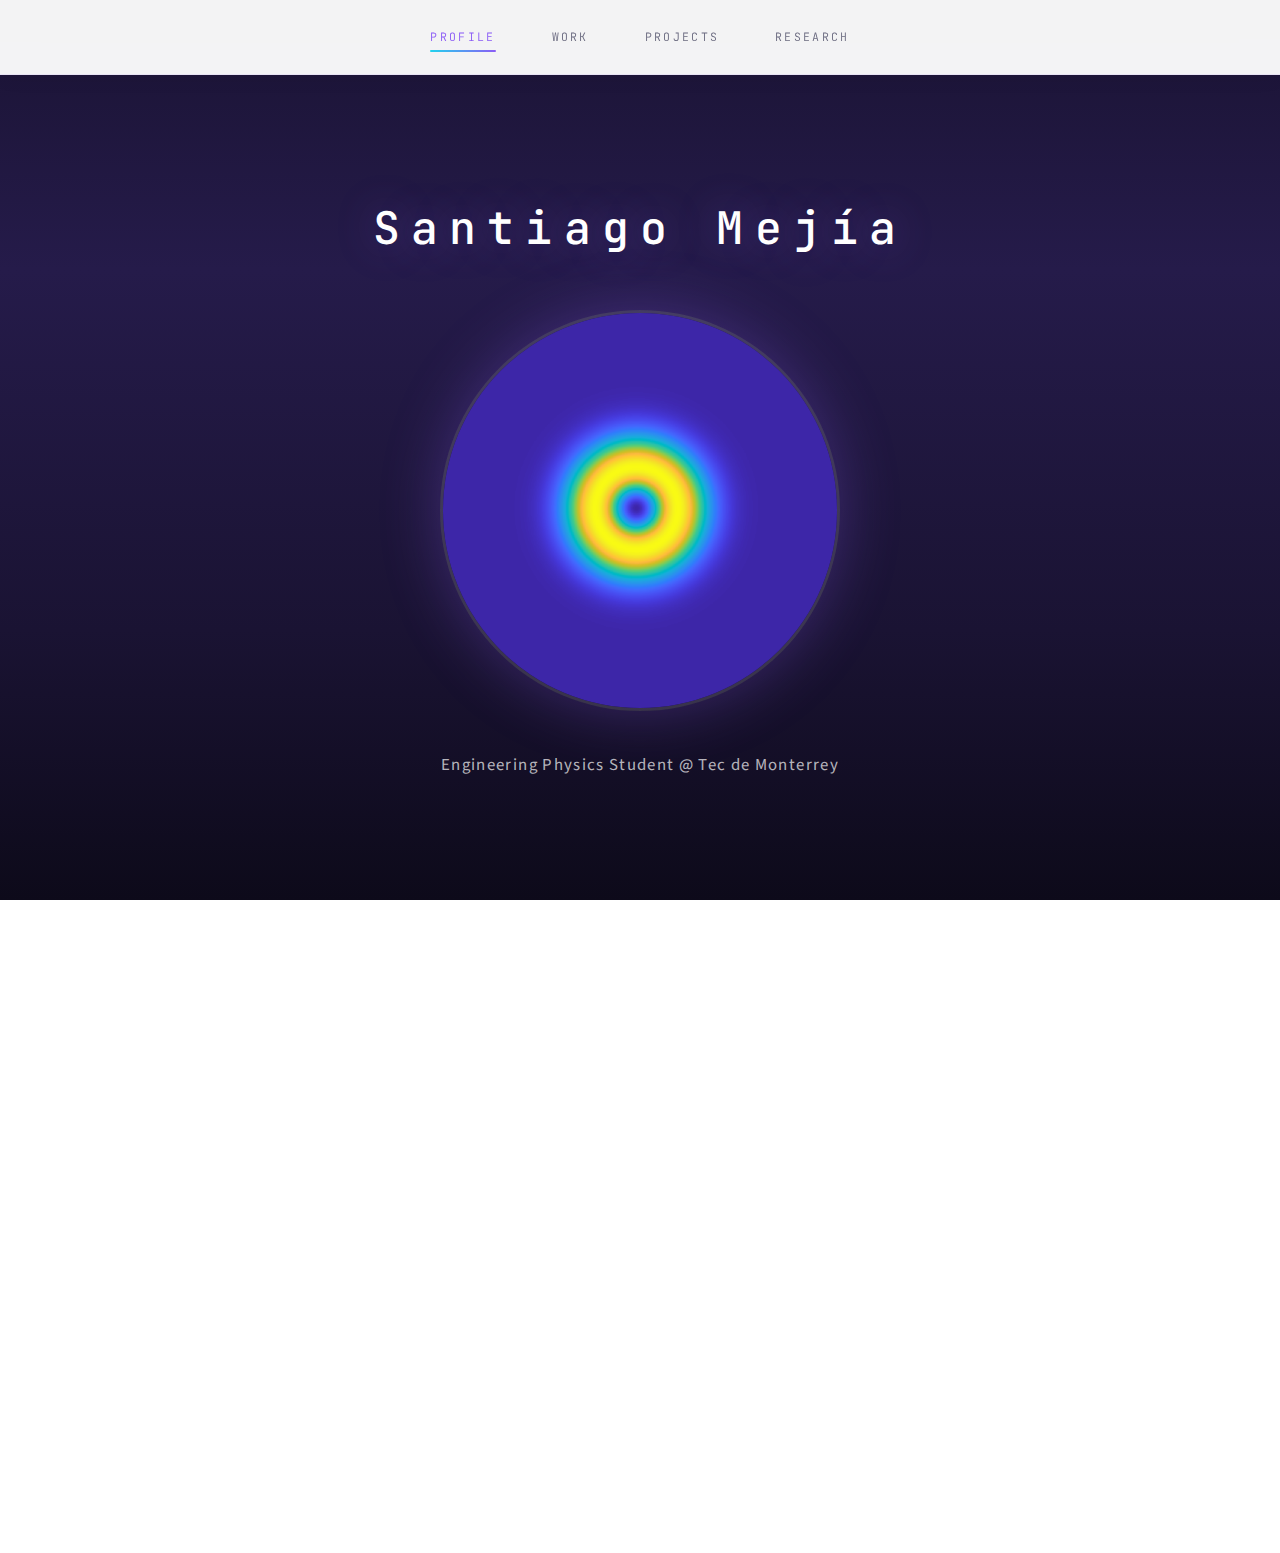
<file: index.html>
<!DOCTYPE html>
<html lang="en">
<head>
    <meta charset="UTF-8">
    <meta name="viewport" content="width=device-width, initial-scale=1.0">
    <title>Profile | Santiago Mejía</title>
    <link rel="stylesheet" href="css/style.css">
    <link rel="icon" href="assets/images/cover_2.png" type="image/x-icon">
</head>
<body>

<nav class="navbar">
    <ul class="nav-links">
        <li><a href="index.html" class="active">Profile</a></li>
        <li><a href="work.html">Work</a></li>
        <li><a href="projects.html">Projects</a></li>
        <li><a href="research.html">Research</a></li>
    </ul>
</nav>

<section class="hero">
    <h1>Santiago Mejía</h1>
    <img src="assets/images/cover_2.png" alt="Julia Set Visualization" width="400">
    <p class="subtitle">
        Engineering Physics Student @ Tec de Monterrey
    </p>
</section>

<section class="profile fade-in">
    <h2>About Me</h2>
    <p>
        I am a Physics Engineering student with a strong focus on mathematical modeling, computational physics, and numerical simulation applied to real-world engineering and research challenges. My experience includes developing physics-based models using Lagrangian mechanics, differential geometry, and advanced numerical methods, as well as designing automation and analysis tools for industrial simulation workflows.
    </p>
    <p>
        My work spans the computational modeling of mechanical systems, digital twins, and optical and geometric simulations, alongside data-driven approaches implemented in Python, Julia, Matlab, and scientific computing frameworks. I am particularly interested in the intersection of physics, optimization, and artificial intelligence, with applications in advanced simulation, photonics, and quantitative problem-solving across engineering and industry.
    </p>
</section>

<footer>
    © 2026 Santiago Mejía
</footer>

<script src="js/animations.js"></script>
</body>
</html>
</file>
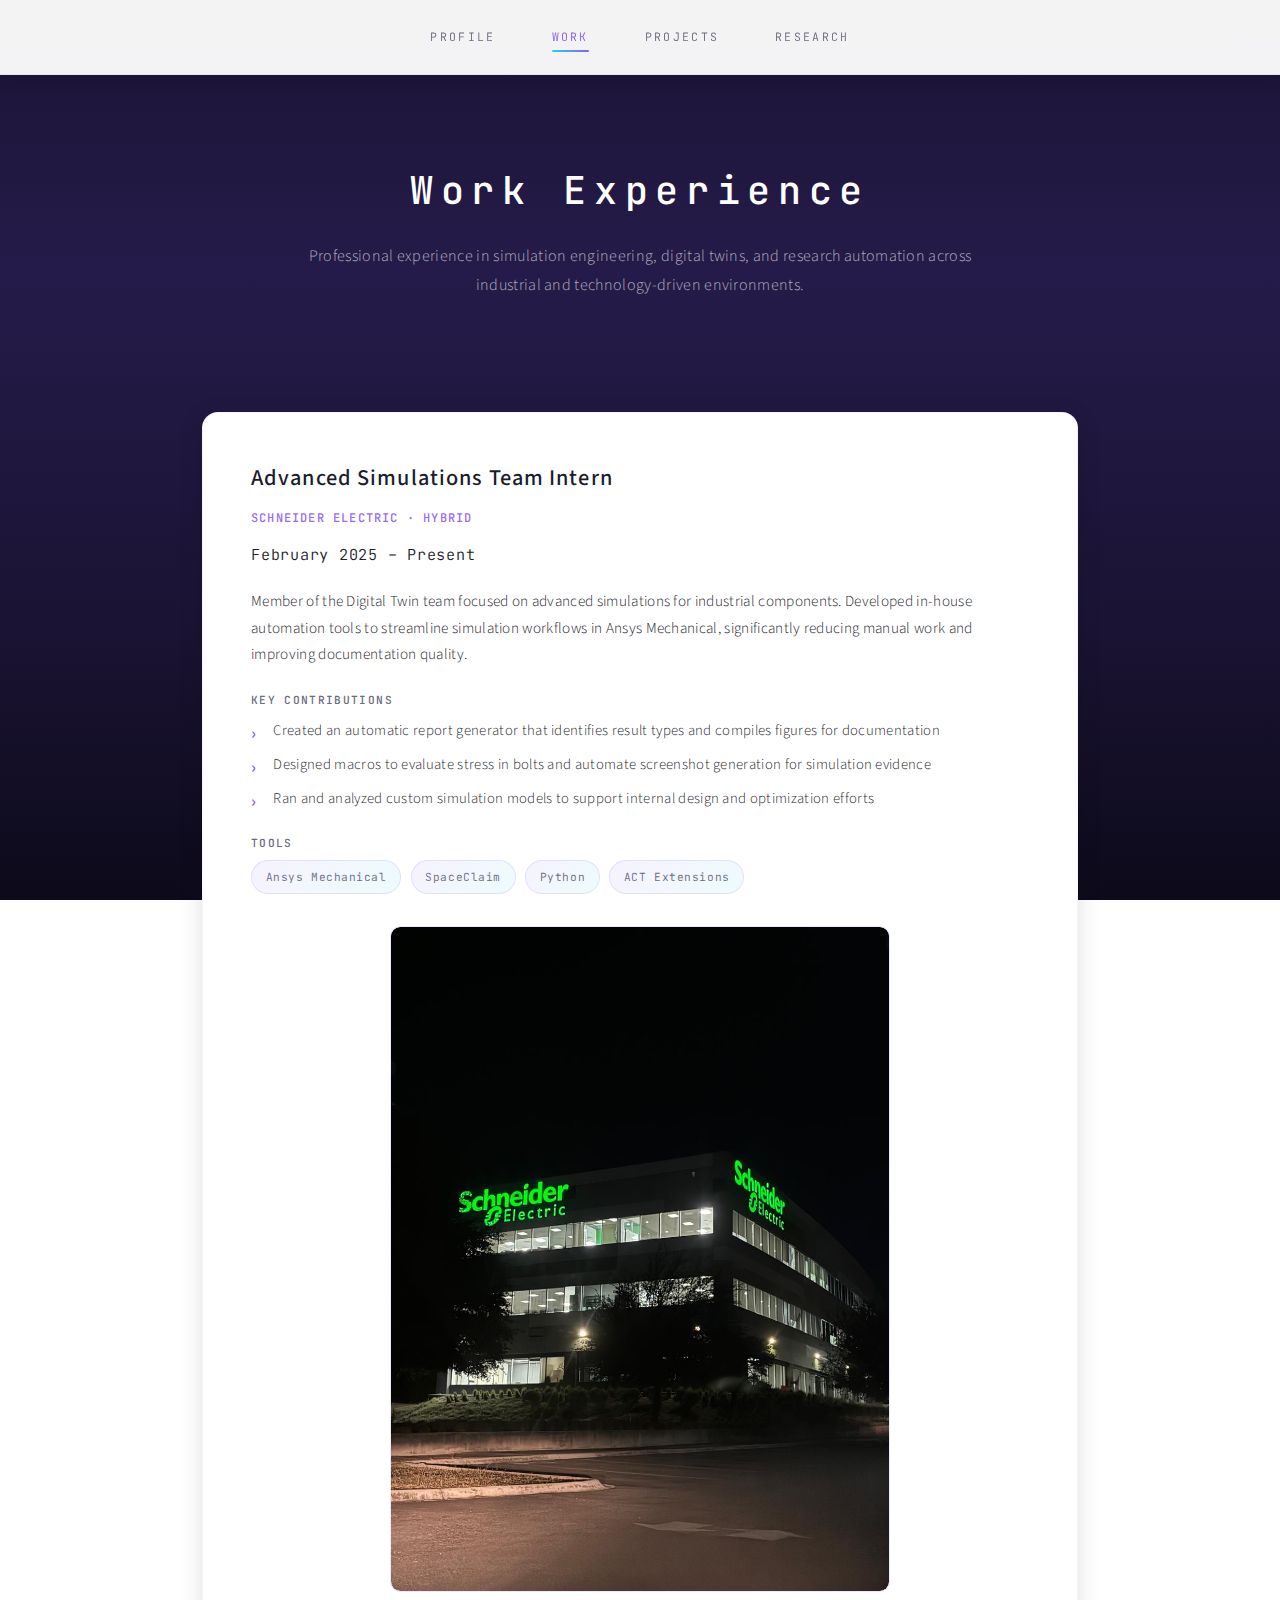
<file: work.html>
<!DOCTYPE html>
<html lang="en">
<head>
    <meta charset="UTF-8">
    <meta name="viewport" content="width=device-width, initial-scale=1.0">
    <title>Work Experience | Santiago Mejía</title>
    <link rel="stylesheet" href="css/style.css">
    <link rel="icon" href="assets/images/cover_2.png" type="image/x-icon">
</head>
<body>

<nav class="navbar">
    <ul class="nav-links">
        <li><a href="index.html">Profile</a></li>
        <li><a href="work.html" class="active">Work</a></li>
        <li><a href="projects.html">Projects</a></li>
        <li><a href="research.html">Research</a></li>
    </ul>
</nav>

<header class="page-header">
    <h1>Work Experience</h1>
    <p class="page-description">
        Professional experience in simulation engineering, digital twins, and research automation 
        across industrial and technology-driven environments.
    </p>
</header>

<section class="projects-container">

    <!-- Schneider Electric -->
    <div class="project-card slide-in">
        <h2>Advanced Simulations Team Intern</h2>
        <div class="project-subtitle">Schneider Electric · Hybrid</div>
        <p class="work-period">February 2025 – Present</p>
        
        <p>
            Member of the Digital Twin team focused on advanced simulations for industrial components. 
            Developed in-house automation tools to streamline simulation workflows in Ansys Mechanical, 
            significantly reducing manual work and improving documentation quality.
        </p>

        <span class="label">Key Contributions</span>
        <ul class="work-list">
            <li>Created an automatic report generator that identifies result types and compiles figures for documentation</li>
            <li>Designed macros to evaluate stress in bolts and automate screenshot generation for simulation evidence</li>
            <li>Ran and analyzed custom simulation models to support internal design and optimization efforts</li>
        </ul>

        <span class="label">Tools</span>
        <div class="tools">
            <span class="tool-tag">Ansys Mechanical</span>
            <span class="tool-tag">SpaceClaim</span>
            <span class="tool-tag">Python</span>
            <span class="tool-tag">ACT Extensions</span>
        </div>

        <div class="media-container small">
            <img src="Work/photo_schneider_2.jpeg" alt="Ansys Mechanical Analysis">
        </div>
    </div>

    <!-- YouNoodle -->
    <div class="project-card slide-in">
        <h2>Research Intern</h2>
        <div class="project-subtitle">YouNoodle · Remote</div>
        <p class="work-period">August 2024 – February 2025</p>
        
        <p>
            Investigated potential startup clients for innovation platforms and corporate scouting services. 
            Built campaign databases and managed data pipelines for client outreach and classification, 
            contributing to improved operational efficiency.
        </p>

        <span class="label">Key Contributions</span>
        <ul class="work-list">
            <li>Built campaign databases and managed data pipelines for client outreach and classification</li>
            <li>Developed Zapier-based automations for email sequences and CRM workflows</li>
            <li>Contributed to reducing research time and improving client segmentation efficiency</li>
        </ul>

        <span class="label">Tools</span>
        <div class="tools">
            <span class="tool-tag">Zapier</span>
            <span class="tool-tag">CRM Systems</span>
            <span class="tool-tag">Data Analysis</span>
            <span class="tool-tag">Market Research</span>
        </div>

        <div class="media-container small">
            <img src="Work/younoodle.png" alt="YouNoodle Research Work">
        </div>
    </div>

</section>

<footer>
    © 2026 Santiago Mejía
</footer>

<script src="js/animations.js"></script>
</body>
</html>
</file>
<file: css/style.css>
@import url('https://fonts.googleapis.com/css2?family=Source+Sans+3:wght@300;400;500;600&family=JetBrains+Mono:wght@400;500&display=swap');

:root {
    --bg-main: #1a1333;
    --bg-deep: #0d0a1a;
    --bg-soft: #ffffff;
    --ink-main: #1c1c2b;
    --ink-muted: #6b6b80;
    --ink-light: #9ca3af;

    --accent-blue: #3b82f6;
    --accent-cyan: #22d3ee;
    --accent-violet: #8b5cf6;
    --accent-yellow: #fde047;
    
    --card-shadow: 0 4px 24px rgba(0, 0, 0, 0.12);
    --card-hover-shadow: 0 20px 60px rgba(59, 42, 168, 0.25);
}

* {
    margin: 0;
    padding: 0;
    box-sizing: border-box;
}

html {
    scroll-behavior: smooth;
}

body {
    background: linear-gradient(
        180deg,
        #1a1333 0%,
        #251b4a 30%,
        #1a1333 70%,
        var(--bg-deep) 100%
    );
    background-attachment: fixed;
    min-height: 100vh;
    color: var(--ink-main);

    font-family: 'Source Sans 3', sans-serif;
    font-weight: 300;

    line-height: 1.85;
    letter-spacing: 0.02em;

    -webkit-font-smoothing: antialiased;
    -moz-osx-font-smoothing: grayscale;
}

/* ═══════════════════════════════════════════════════════════════
   NAVIGATION
   ═══════════════════════════════════════════════════════════════ */

.navbar {
    position: sticky;
    top: 0;
    z-index: 100;

    display: flex;
    justify-content: center;
    align-items: center;

    padding: 1.4rem 3rem;
    background: rgba(255, 255, 255, 0.95);
    backdrop-filter: blur(16px);
    -webkit-backdrop-filter: blur(16px);

    border-bottom: 1px solid rgba(139, 92, 246, 0.1);
    box-shadow: 0 2px 20px rgba(0, 0, 0, 0.06);
}

.nav-links {
    list-style: none;
    display: flex;
    gap: 3.5rem;
}

.nav-links a {
    font-family: 'JetBrains Mono', monospace;
    font-size: 0.72rem;
    text-transform: uppercase;
    letter-spacing: 0.2em;

    color: var(--ink-muted);
    text-decoration: none;
    position: relative;
    padding: 0.5rem 0;

    transition: color 0.3s ease;
}

.nav-links a:hover,
.nav-links .active {
    color: var(--accent-violet);
}

.nav-links a::after {
    content: "";
    position: absolute;
    left: 0;
    bottom: 0;

    width: 100%;
    height: 2px;
    background: linear-gradient(
        90deg,
        var(--accent-cyan),
        var(--accent-violet)
    );
    border-radius: 2px;

    transform: scaleX(0);
    transform-origin: right;
    transition: transform 0.4s cubic-bezier(0.4, 0, 0.2, 1);
}

.nav-links a:hover::after,
.nav-links .active::after {
    transform: scaleX(1);
    transform-origin: left;
}

/* ═══════════════════════════════════════════════════════════════
   HERO SECTION
   ═══════════════════════════════════════════════════════════════ */

.hero {
    text-align: center;
    padding: 7rem 2rem 5rem;
}

.hero h1 {
    font-family: 'JetBrains Mono', monospace;
    font-size: clamp(2rem, 4vw, 2.8rem);
    font-weight: 500;

    letter-spacing: 0.25em;
    color: #ffffff;
    
    text-shadow: 0 0 40px rgba(139, 92, 246, 0.4);
}

.hero img {
    margin-top: 2.5rem;
    border-radius: 50%;
    border: 3px solid rgba(255, 255, 255, 0.15);
    box-shadow: 0 0 60px rgba(139, 92, 246, 0.3);
}

.subtitle {
    margin-top: 1.8rem;
    max-width: 640px;
    margin-left: auto;
    margin-right: auto;

    font-size: 1.05rem;
    font-weight: 400;
    color: rgba(255, 255, 255, 0.7);
    letter-spacing: 0.08em;
}

/* ═══════════════════════════════════════════════════════════════
   PROFILE / ABOUT
   ═══════════════════════════════════════════════════════════════ */

section {
    max-width: 940px;
    margin: auto;
    padding: 4rem 2rem;
}

section h2 {
    font-size: 1.5rem;
    font-weight: 500;

    letter-spacing: 0.15em;
    color: rgba(255, 255, 255, 0.9);

    margin-bottom: 2rem;
    padding-bottom: 0.8rem;
    border-bottom: 1px solid rgba(255, 255, 255, 0.1);
}

.profile p {
    max-width: 760px;
    margin-bottom: 1.6rem;

    font-size: 1.02rem;
    color: rgba(255, 255, 255, 0.8);
    text-align: justify;
}

/* ═══════════════════════════════════════════════════════════════
   PROJECTS CONTAINER
   ═══════════════════════════════════════════════════════════════ */

.projects-container {
    display: flex;
    flex-direction: column;
    gap: 3rem;
    padding-bottom: 2rem;
}

/* ═══════════════════════════════════════════════════════════════
   PROJECT CARDS
   ═══════════════════════════════════════════════════════════════ */

.project-card {
    padding: 2.8rem 3rem;

    background: var(--bg-soft);
    border-radius: 16px;
    border: 1px solid rgba(139, 92, 246, 0.08);

    transition: transform 0.4s cubic-bezier(0.4, 0, 0.2, 1), 
                box-shadow 0.4s cubic-bezier(0.4, 0, 0.2, 1);

    box-shadow: var(--card-shadow);
}

.project-card:hover {
    transform: translateY(-8px);
    box-shadow: var(--card-hover-shadow);
}

.project-card h2 {
    font-size: 1.4rem;
    font-weight: 500;
    margin-bottom: 0.5rem;
    color: var(--ink-main);
    border-bottom: none;
    padding-bottom: 0;
    letter-spacing: 0.05em;
}

.project-card .project-subtitle {
    font-family: 'JetBrains Mono', monospace;
    font-size: 0.75rem;
    font-weight: 500;
    color: var(--accent-violet);
    letter-spacing: 0.1em;
    text-transform: uppercase;
    margin-bottom: 1.8rem;
    opacity: 0.9;
}

.project-card p {
    font-size: 0.95rem;
    margin-bottom: 1.2rem;
    color: var(--ink-main);
    line-height: 1.75;
}

.project-card .label {
    font-family: 'JetBrains Mono', monospace;
    font-weight: 500;
    font-size: 0.7rem;
    text-transform: uppercase;
    letter-spacing: 0.12em;
    color: var(--ink-muted);
    display: block;
    margin-bottom: 0.4rem;
    margin-top: 1.4rem;
}

.project-card .content {
    color: var(--ink-main);
    font-size: 0.92rem;
}

.project-card .tools {
    display: flex;
    flex-wrap: wrap;
    gap: 0.6rem;
    margin-top: 0.4rem;
}

.project-card .tool-tag {
    font-family: 'JetBrains Mono', monospace;
    font-size: 0.7rem;
    padding: 0.35rem 0.85rem;
    background: linear-gradient(135deg, rgba(139, 92, 246, 0.08), rgba(34, 211, 238, 0.08));
    border: 1px solid rgba(139, 92, 246, 0.15);
    border-radius: 20px;
    color: var(--ink-muted);
    letter-spacing: 0.05em;
}

/* ═══════════════════════════════════════════════════════════════
   MEDIA IN CARDS
   ═══════════════════════════════════════════════════════════════ */

.project-card .media-container {
    margin-top: 2rem;
    border-radius: 10px;
    overflow: hidden;
    border: 1px solid rgba(139, 92, 246, 0.1);
    background: #f8f9fc;
}

.project-card img,
.project-card video {
    width: 100%;
    display: block;
    border-radius: 9px;
}

.project-card .media-grid {
    display: grid;
    grid-template-columns: repeat(2, 1fr);
    gap: 1rem;
    margin-top: 2rem;
}

.project-card .media-grid img {
    border-radius: 10px;
    border: 1px solid rgba(139, 92, 246, 0.1);
}

/* ═══════════════════════════════════════════════════════════════
   LINKS
   ═══════════════════════════════════════════════════════════════ */

.links {
    margin-top: 2rem;
    padding-top: 1.5rem;
    border-top: 1px solid rgba(139, 92, 246, 0.08);
    display: flex;
    gap: 2rem;
}

.links a {
    font-family: 'JetBrains Mono', monospace;
    font-size: 0.72rem;
    letter-spacing: 0.12em;
    text-transform: uppercase;
    
    color: var(--accent-violet);
    text-decoration: none;
    
    display: inline-flex;
    align-items: center;
    gap: 0.5rem;
    
    padding: 0.6rem 1.2rem;
    border: 1px solid rgba(139, 92, 246, 0.2);
    border-radius: 6px;
    
    transition: all 0.3s ease;
}

.links a:hover {
    background: rgba(139, 92, 246, 0.08);
    border-color: var(--accent-violet);
}

.links a::after {
    content: "→";
    transition: transform 0.3s ease;
}

.links a:hover::after {
    transform: translateX(4px);
}

/* ═══════════════════════════════════════════════════════════════
   PROJECT LINK (single link in card)
   ═══════════════════════════════════════════════════════════════ */

.project-link {
    font-family: 'JetBrains Mono', monospace;
    font-size: 0.75rem;
    letter-spacing: 0.1em;
    
    color: var(--accent-violet);
    text-decoration: none;
    
    display: inline-flex;
    align-items: center;
    gap: 0.5rem;
    
    margin-top: 2rem;
    padding: 0.7rem 1.4rem;
    
    background: linear-gradient(135deg, rgba(139, 92, 246, 0.06), rgba(34, 211, 238, 0.06));
    border: 1px solid rgba(139, 92, 246, 0.2);
    border-radius: 8px;
    
    transition: all 0.3s ease;
}

.project-link:hover {
    background: rgba(139, 92, 246, 0.12);
    border-color: var(--accent-violet);
    transform: translateX(4px);
}

/* ═══════════════════════════════════════════════════════════════
   PAGE HEADER (for Projects/Research pages)
   ═══════════════════════════════════════════════════════════════ */

.page-header {
    text-align: center;
    padding: 5rem 2rem 3rem;
}

.page-header h1 {
    font-family: 'JetBrains Mono', monospace;
    font-size: clamp(1.8rem, 3.5vw, 2.4rem);
    font-weight: 500;
    letter-spacing: 0.2em;
    color: #ffffff;
    margin-bottom: 1rem;
}

.page-header .page-description {
    max-width: 700px;
    margin: 0 auto;
    font-size: 1rem;
    color: rgba(255, 255, 255, 0.65);
    line-height: 1.8;
}

/* ═══════════════════════════════════════════════════════════════
   ANIMATIONS
   ═══════════════════════════════════════════════════════════════ */

.fade-in,
.slide-in {
    opacity: 0;
    transition: opacity 0.8s ease, transform 0.8s ease;
}

.fade-in {
    transform: translateY(30px);
}

.slide-in {
    transform: translateY(40px);
}

.visible {
    opacity: 1;
    transform: translate(0);
}

/* ═══════════════════════════════════════════════════════════════
   FOOTER
   ═══════════════════════════════════════════════════════════════ */

footer {
    padding: 4rem 2rem;
    text-align: center;

    font-size: 0.75rem;
    letter-spacing: 0.1em;

    color: rgba(255, 255, 255, 0.35);
}

footer a {
    color: rgba(255, 255, 255, 0.5);
    text-decoration: none;
    transition: color 0.3s ease;
}

footer a:hover {
    color: var(--accent-cyan);
}

/* ═══════════════════════════════════════════════════════════════
   WORK EXPERIENCE SPECIFIC
   ═══════════════════════════════════════════════════════════════ */

.work-period {
    font-family: 'JetBrains Mono', monospace;
    font-size: 0.78rem;
    color: var(--ink-light);
    letter-spacing: 0.05em;
    margin-bottom: 1.5rem;
    margin-top: -1rem;
}

.work-list {
    list-style: none;
    padding: 0;
    margin: 0.5rem 0 0 0;
}

.work-list li {
    position: relative;
    padding-left: 1.4rem;
    margin-bottom: 0.6rem;
    font-size: 0.92rem;
    color: var(--ink-main);
    line-height: 1.65;
}

.work-list li::before {
    content: "›";
    position: absolute;
    left: 0;
    color: var(--accent-violet);
    font-weight: 600;
    font-size: 1.1rem;
}

/* ═══════════════════════════════════════════════════════════════
   MEDIA SIZE VARIATIONS
   ═══════════════════════════════════════════════════════════════ */

.project-card .media-container.small {
    max-width: 500px;
    margin-left: auto;
    margin-right: auto;
}

/* ═══════════════════════════════════════════════════════════════
   RESPONSIVE
   ═══════════════════════════════════════════════════════════════ */

@media (max-width: 768px) {
    .navbar {
        padding: 1.2rem 1.5rem;
    }
    
    .nav-links {
        gap: 2rem;
    }
    
    .nav-links a {
        font-size: 0.65rem;
    }
    
    .project-card {
        padding: 2rem 1.8rem;
    }
    
    .project-card .media-grid {
        grid-template-columns: 1fr;
    }
    
    .links {
        flex-direction: column;
        gap: 1rem;
    }
    
    .links a {
        justify-content: center;
    }
}
</file>
